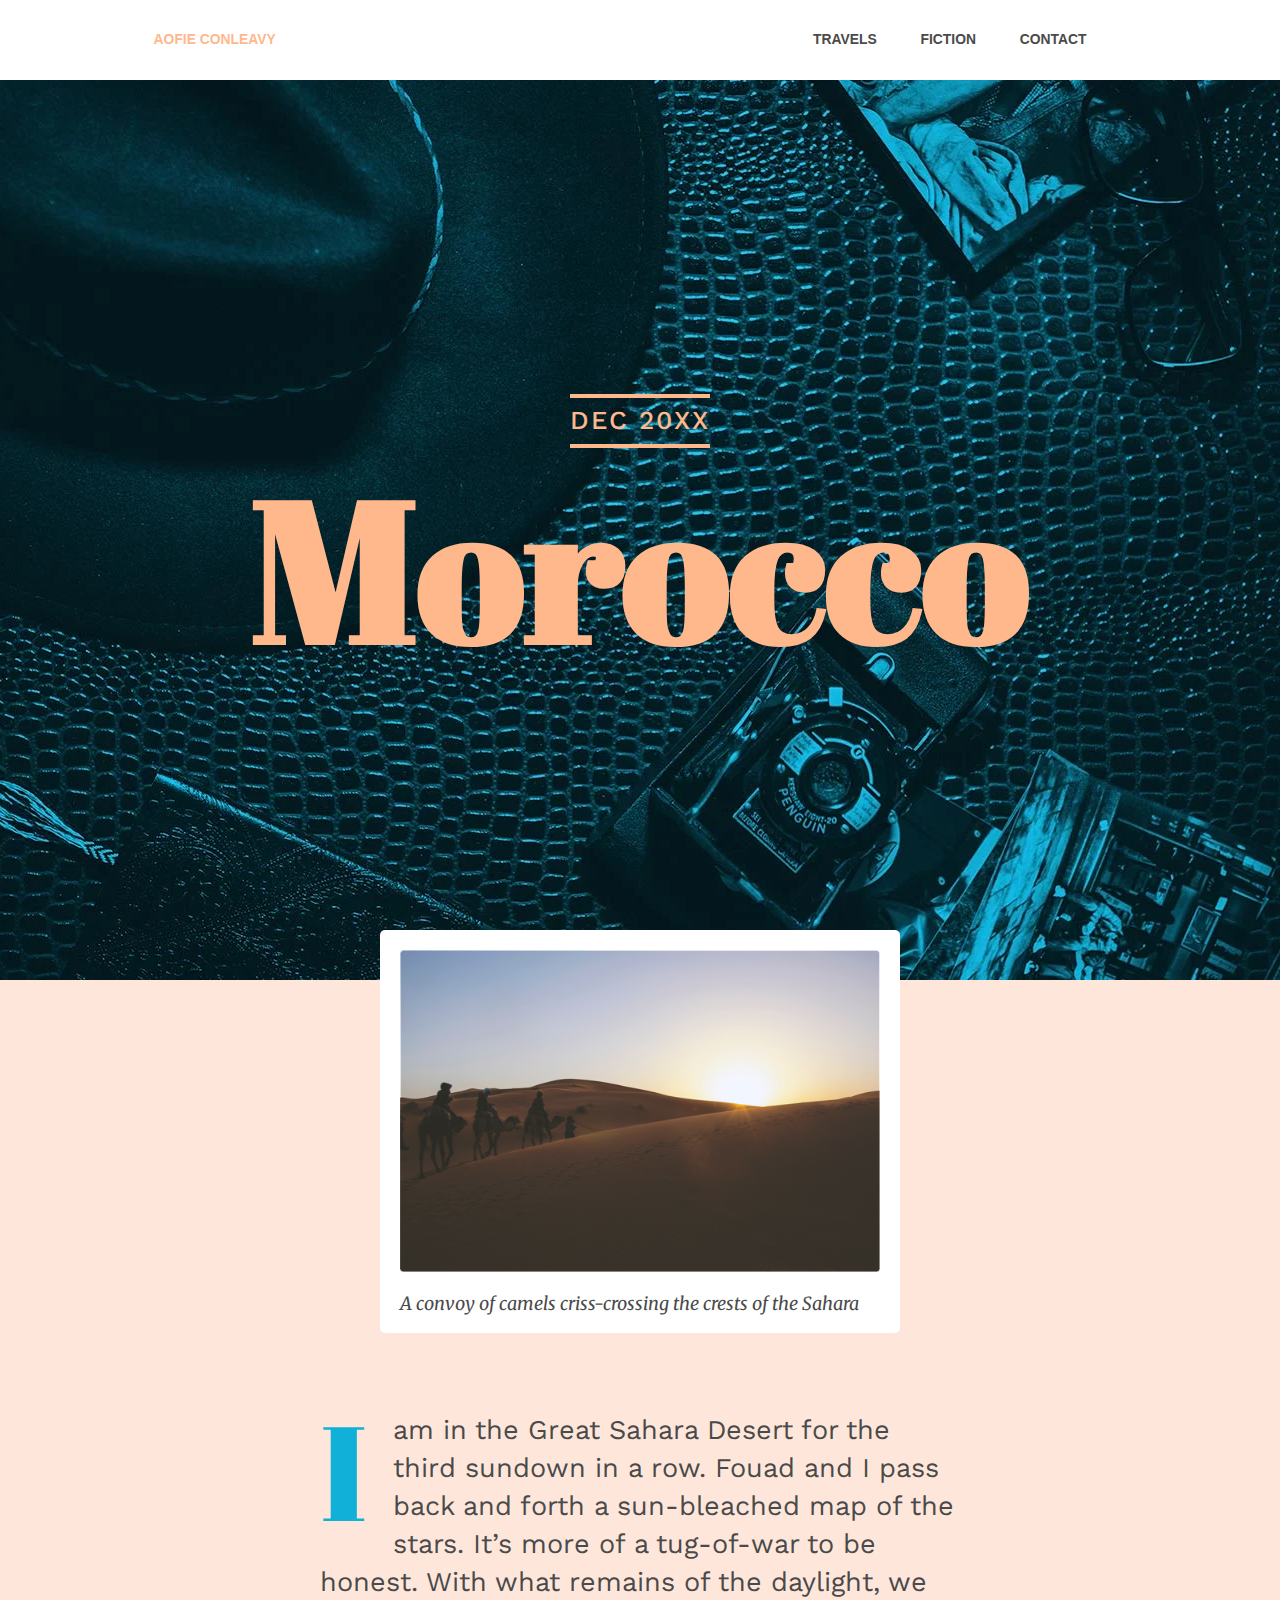
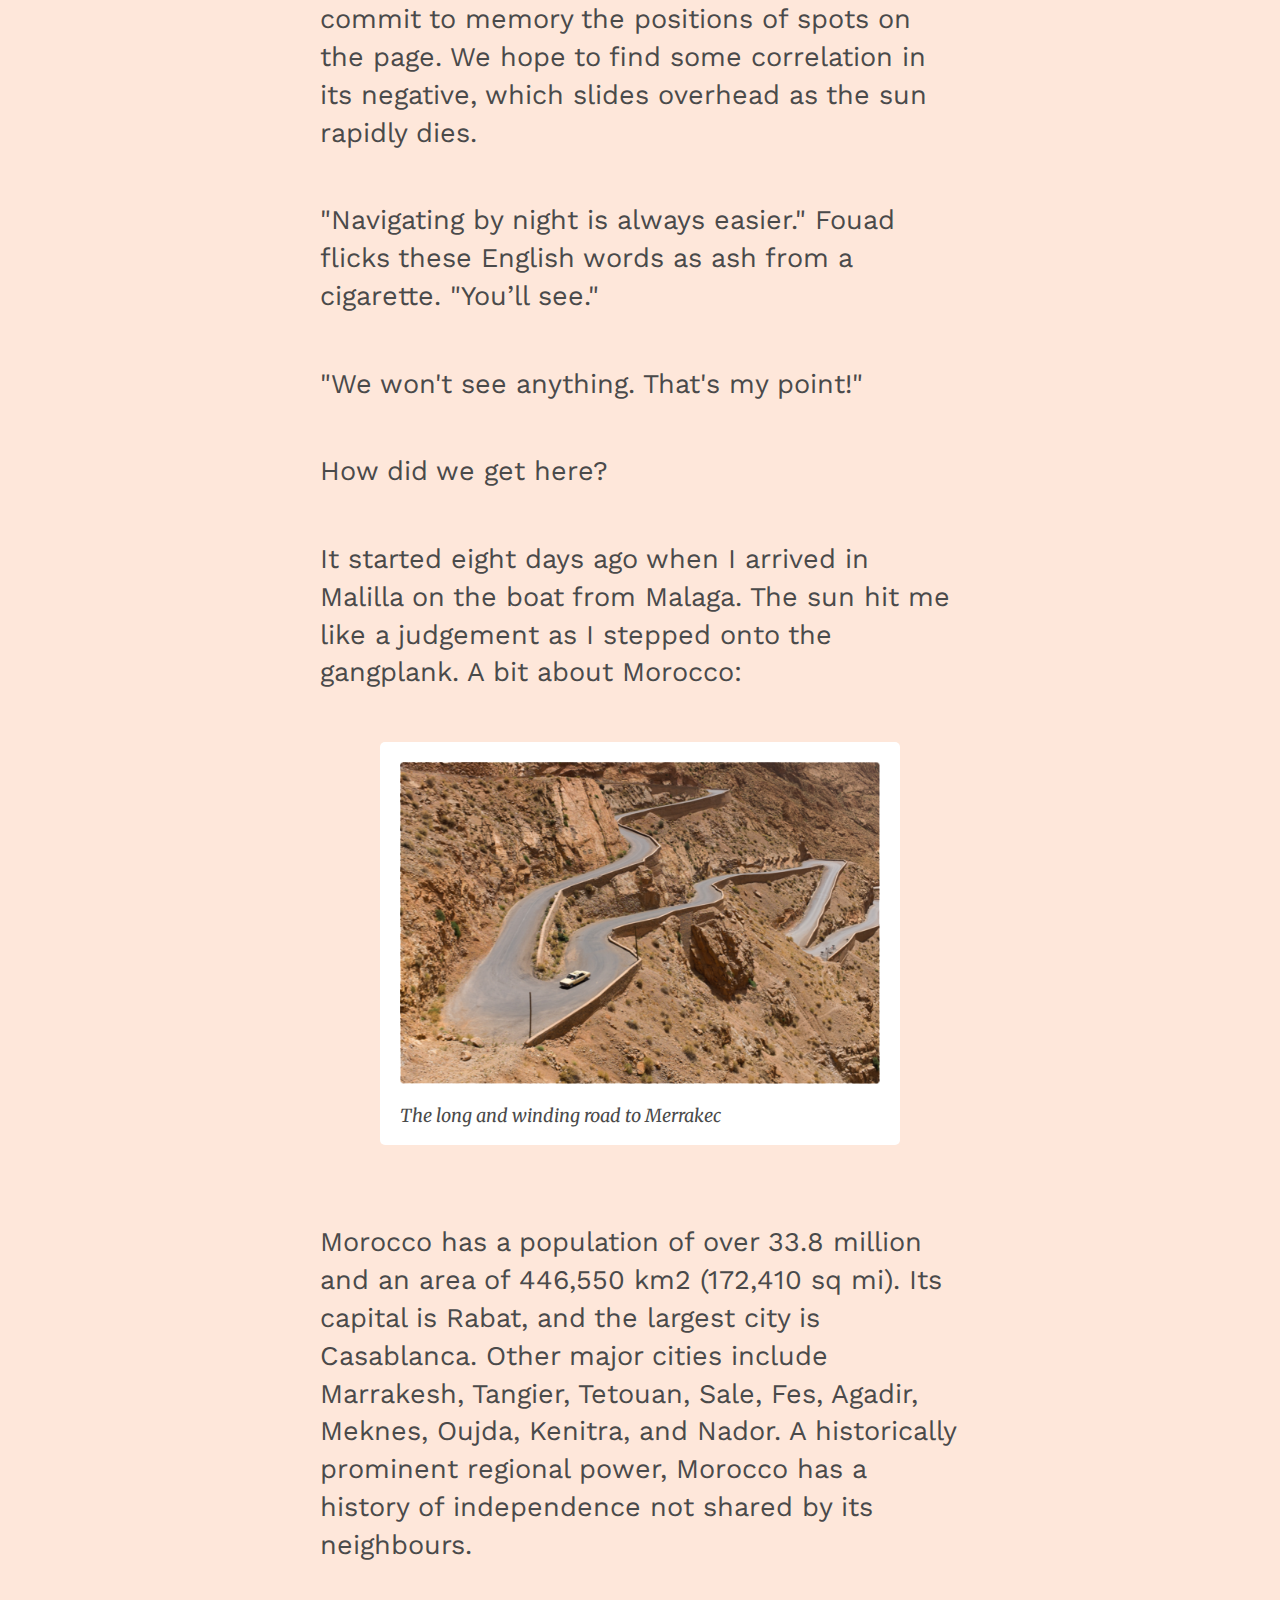
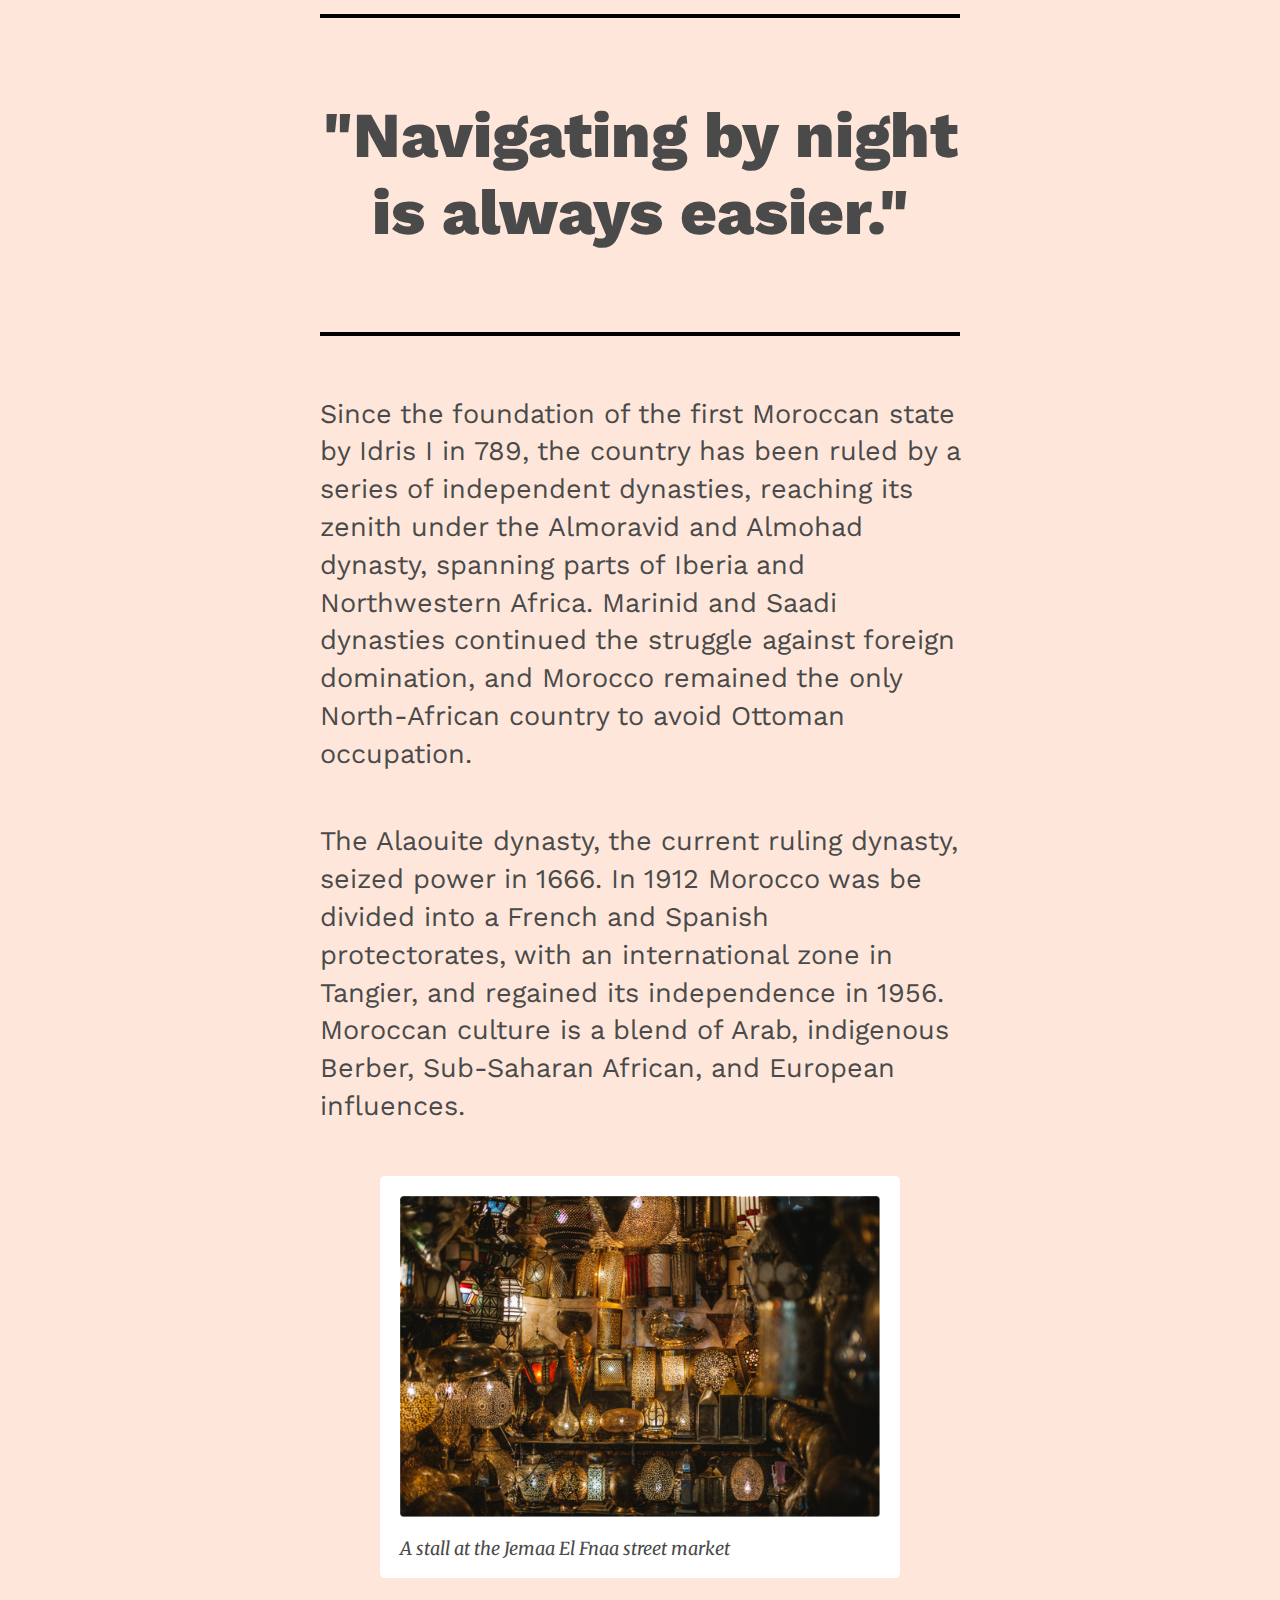
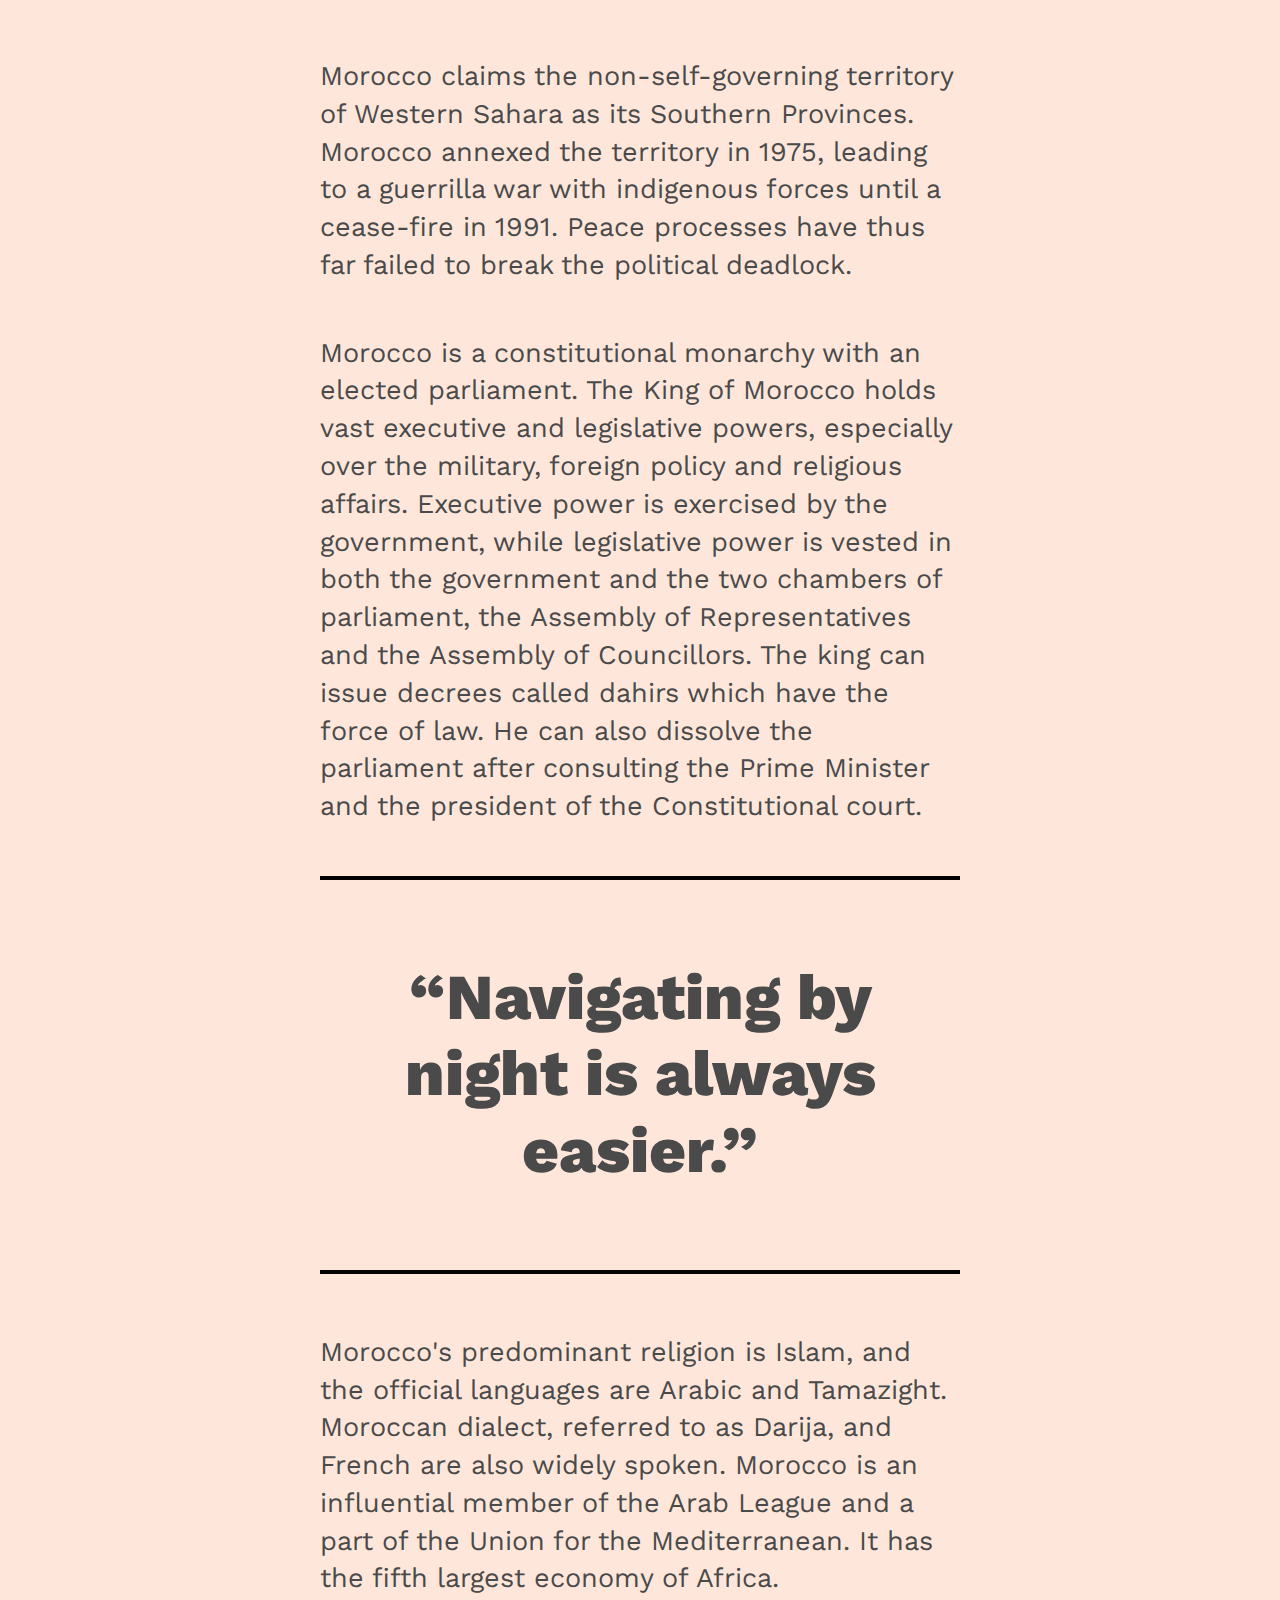
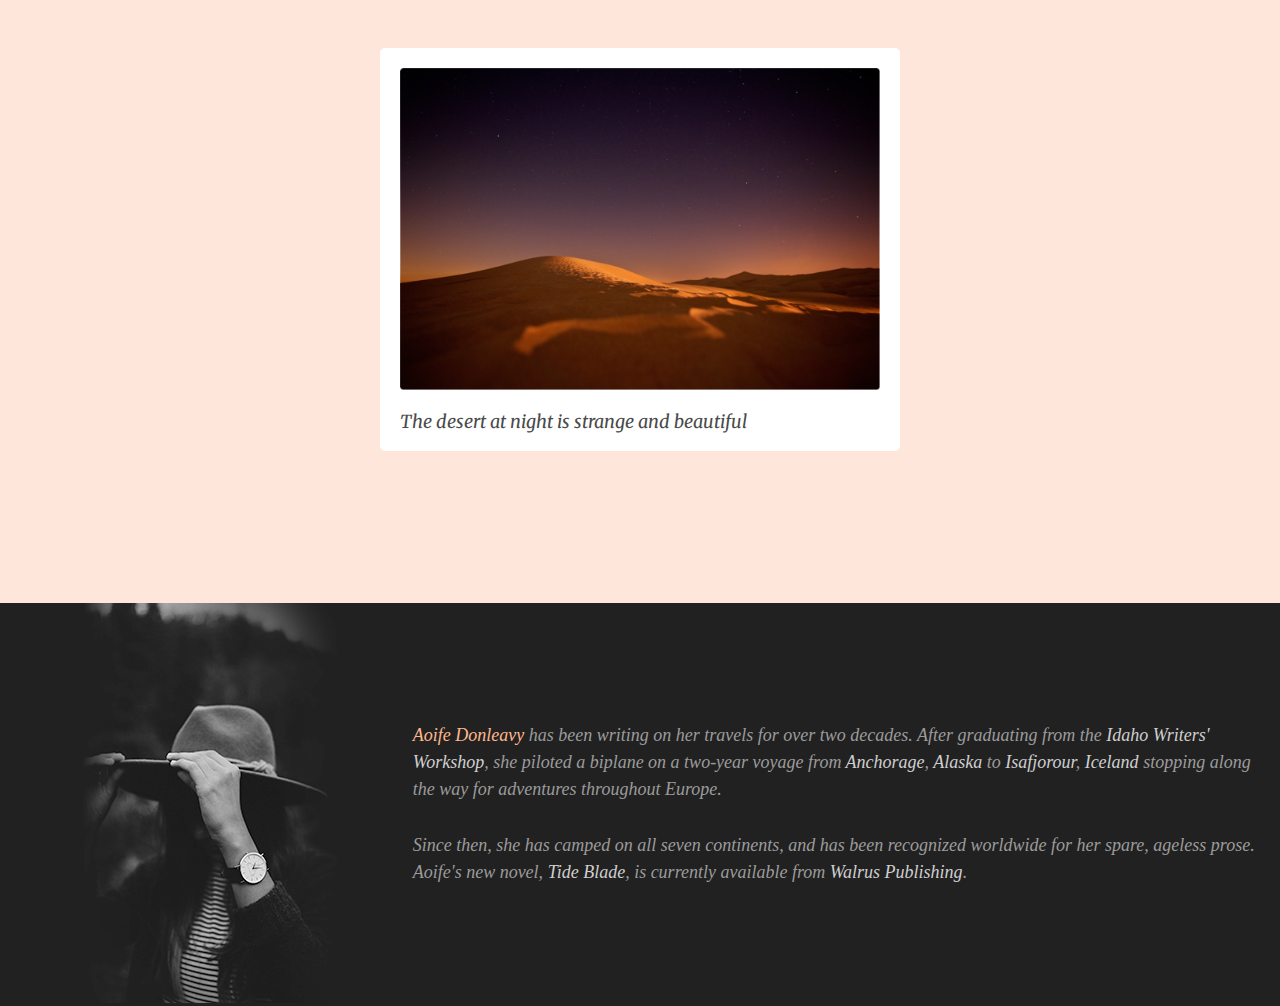
<file: morocco-travel.html>
<!DOCTYPE html>
<html>
<head>
  <title>Morocco</title>
  <link rel="stylesheet" type="text/css" href="reset.css">
  <link rel="stylesheet" type="text/css" href="style-morocco-travel.css">
  <link href="https://fonts.googleapis.com/css2?family=Abril+Fatface&family=Merriweather&family=Work+Sans&display=swap" rel="stylesheet">
</head>
<body>
  <!-- Header -->
  <nav class="header">
    <span class="logo">AOFIE CONLEAVY</span>
    <ul>
      <li><a href="#">TRAVELS</a></li>
      <li><a href="#">FICTION</a></li>
      <li><a href="#">CONTACT</a></li>
    </ul>
  </nav>

  <!-- Banner -->
  <div class="banner">
    <h2>DEC 20XX</h2>
    <h1>Morocco</h1>
  </div>

  <!-- Journal -->
  <div class="journal">
    <div class="first photo">
      <div class="image-container">
        <img src="images/photo1.webp">
      </div>
      <span class="caption">A convoy of camels criss-crossing the crests of the Sahara</span>
    </div>
    <p>
      <span class="first-letter">I</span> am in the Great Sahara Desert for the third sundown in a row. Fouad and I pass back and forth a sun-bleached map of the stars. It’s more of a tug-of-war to be honest. With what remains of the daylight, we commit to memory the positions of spots on the page. We hope to find some correlation in its negative, which slides overhead as the sun rapidly dies.
    </p>
    <p>
      "Navigating by night is always easier." Fouad flicks these English words as ash from a cigarette. "You’ll see."
    </p>
    <p>
      "We won't see anything. That's my point!"
    </p>
    <p>
      How did we get here?
    </p>
    <p>
      It started eight days ago when I arrived in Malilla on the boat from Malaga. The sun hit me like a judgement as I stepped onto the gangplank. A bit about Morocco:  
    </p>
    <div class="photo">
      <div class="image-container">
        <img src="images/photo2.webp">
      </div>
      <span class="caption">The long and winding road to Merrakec</span>
    </div>
    <p>
      Morocco has a population of over 33.8 million and an area of 446,550 km2 (172,410 sq mi). Its capital is Rabat, and the largest city is Casablanca. Other major cities include Marrakesh, Tangier, Tetouan, Sale, Fes, Agadir, Meknes, Oujda, Kenitra, and Nador. A historically prominent regional power, Morocco has a history of independence not shared by its neighbours.
    </p>
    <span class="quote">"Navigating by night is always easier."</span>
    <p>
      Since the foundation of the first Moroccan state by Idris I in 789, the country has been ruled by a series of independent dynasties, reaching its zenith under the Almoravid and Almohad dynasty, spanning parts of Iberia and Northwestern Africa. Marinid and Saadi dynasties continued the struggle against foreign domination, and Morocco remained the only North-African country to avoid Ottoman occupation. 
    </p>
    <p>
      The Alaouite dynasty, the current ruling dynasty, seized power in 1666. In 1912 Morocco was be divided into a French and Spanish protectorates, with an international zone in Tangier, and regained its independence in 1956. Moroccan culture is a blend of Arab, indigenous Berber, Sub-Saharan African, and European influences.
    </p>
    <div class="photo">
      <div class="image-container">
        <img src="images/photo3.webp">
      </div>
      <span class="caption">A stall at the Jemaa El Fnaa street market</span>
    </div>
    <p>
      Morocco claims the non-self-governing territory of Western Sahara as its Southern Provinces. Morocco annexed the territory in 1975, leading to a guerrilla war with indigenous forces until a cease-fire in 1991. Peace processes have thus far failed to break the political deadlock.
    </p>
    <p>
      Morocco is a constitutional monarchy with an elected parliament. The King of Morocco holds vast executive and legislative powers, especially over the military, foreign policy and religious affairs. Executive power is exercised by the government, while legislative power is vested in both the government and the two chambers of parliament, the Assembly of Representatives and the Assembly of Councillors. The king can issue decrees called dahirs which have the force of law. He can also dissolve the parliament after consulting the Prime Minister and the president of the Constitutional court.
    </p>
    <span class="quote">“Navigating by night is always easier.”</span>
    <p>
      Morocco's predominant religion is Islam, and the official languages are Arabic and Tamazight. Moroccan dialect, referred to as Darija, and French are also widely spoken. Morocco is an influential member of the Arab League and a part of the Union for the Mediterranean. It has the fifth largest economy of Africa.
    </p>
    <div class="photo">
      <div class="image-container">
        <img src="images/photo4.webp">
      </div>
      <span class="caption">The desert at night is strange and beautiful</span>
    </div>
  </div>

  <!-- Footer -->
  <footer>
    <div class="image-container">
      <img src="images/author.webp">
    </div>
    <div class="content">
      <p>
        <span class="author">Aoife Donleavy</span> has been writing on her travels for over two decades.
        After graduating from the <em>Idaho Writers' Workshop</em>, she piloted a biplane on a two-year voyage from <em>Anchorage</em>, <em>Alaska</em> to <em>Isafjorour</em>, <em>Iceland</em> stopping along the way for adventures throughout Europe.
      </p>
      <p>
        Since then, she has camped on all seven continents, and has been recognized worldwide for her spare, ageless prose. Aoife's new novel, <em>Tide Blade</em>, is currently available from <em>Walrus Publishing</em>. 
      </p>
    </div>
  </footer>
</body>
</html>
</file>
<file: style-morocco-travel.css>
@font-face 
{
    src: url(https://fonts.gstatic.com/s/roboto/v30/KFOmCnqEu92Fr1Mu5mxKOzY.woff2) format('woff2');
}

html {
    font-size: 18px;
  }
  
  @media only screen and (max-width: 1000px) {
    html {
      font-size: 16px;
    }
  }
  
  @media only screen and (max-width: 680px) {
    html {
      font-size: 14px;
    }
  }
  
  /* Header */
  
  .header {
    display: flex;
    justify-content: space-around;
    align-items: center;
    height: 4.44rem;
    padding: 0 12%;
    background-color: white;
    box-shadow: 0 2px 6px 0 rgba(0, 0, 0, 0.05);
    font-family: Verdana, sans-serif;
    font-size: .77rem;
    font-weight: bold;
  }
  
  .header .logo {
    flex-grow: 1;
    color: #ffb78c;
  }
  
  .header li {
    display: inline;
    padding-right: 2.22rem;
  }
  
  .header li a {
    text-decoration: none;
    color: #4a4a4a;
  }
  
  @media only screen and (max-width: 550px) {
    .header {
      flex-direction: column;
    }
  
    .header .logo {
      flex-grow: 0;
    }
  }
  
  /* Banner */
  
  .banner {
    display: flex;
    flex-direction: column;
    justify-content: center;
    align-items: center;
    height: 50rem;
    background: url("images/banner.webp") center center no-repeat;
    background-size: cover;
    color: #ffb78c;
  }
  
  .banner h2 {
    padding: .55rem 0;
    border-top: 4px solid #ffb78c;
    border-bottom: 4px solid #ffb78c;
    font-size: 1.44rem;
    letter-spacing: 2px;
    font-weight: 500;
    font-family: 'Work Sans', 'Arial', sans-serif;
  }
  
  .banner h1 {
    padding-top: 1.11rem;
    font-size: 11rem;
    font-weight: 900;
    font-family: 'Abril Fatface', sans-serif;
  }
  
  @media only screen and (max-width: 750px) {
    .banner {
      height: 40rem;
    }
  
    .banner h1 {
      font-size: 8rem;
    }
  }
  
  @media only screen and (max-width: 530px) {
    .banner {
      height: 30rem;
    }
  
    .banner h1 {
      font-size: 6rem;
    }
  }
  
  /* Journal */
  
  .journal {
    padding: 0 25% 4rem 25%;
    background-color: rgb(254, 231, 218);
    color: #4a4a4a;
    font-family: 'Work Sans', serif;
  }
  
  .photo {
    width: 75%;
    padding: 1.11rem;
    border-radius: 5px;
    margin: 0 auto 4.44rem auto;
    background-color: white;
    font-family: 'Merriweather', serif;
  }
  
  .photo .image-container {
    overflow: hidden;
    margin-bottom: 1.11rem;
  }
  
  .photo .image-container img {
    width: 100%;
  }
  
  .photo .caption {
    font-style: italic;
  }
  
  .photo.first {
    position: relative;
    top: -2.77rem;
    margin-bottom: 1.67rem;
  }
  
  .journal p {
    padding-bottom: 2.77rem;
    font-size: 1.5rem;
    line-height: 1.4;
  }
  
  .journal .first-letter {
    float: left;
    padding-right: 1.4rem;
    font-family: "Abril Fatface", serif;
    font-size: 7.44rem;
    color: #10b0d8;
    line-height: 0.87;
  }
  
  .quote {
    display: block;
    padding: 4.44rem 0;
    margin-bottom: 3.33rem;
    border-top: 4px solid black;
    border-bottom: 4px solid black;
    text-align: center;
    font-size: 3.55rem;
    font-weight: 800;
    line-height: 1.2;
  }
  
  @media only screen and (max-width: 680px) {
    .journal {
      padding: 0 10% 4rem 10%;
    }
  }
  
  /* Footer */
  
  footer {
    display: flex;
    align-items: center;
    padding: 0 1%;
    background-color: #212121;
  }
  
  footer .image-container {
    width: 400px;
  }
  
  footer .content {
    flex-grow: 1;
    font-style: italic;
    color: #9b9b9b;
    line-height: 1.5;
  }
  
  footer p {
    padding-bottom: 1.66rem;
  }
  
  footer p:last-child {
    padding-bottom: 0;
  }
  
  footer .author {
    color: #ffb78c;
  }
  
  footer em {
    color: #cfcfcf;
  }
  
  @media only screen and (max-width: 750px) {
    footer {
      flex-direction: column;
      padding: 0 10% 2rem 10%;
    }
  
    footer .image-container {
      height: 300px;
      margin-bottom: 2rem;
      overflow: hidden;
    }
  }
</file>
